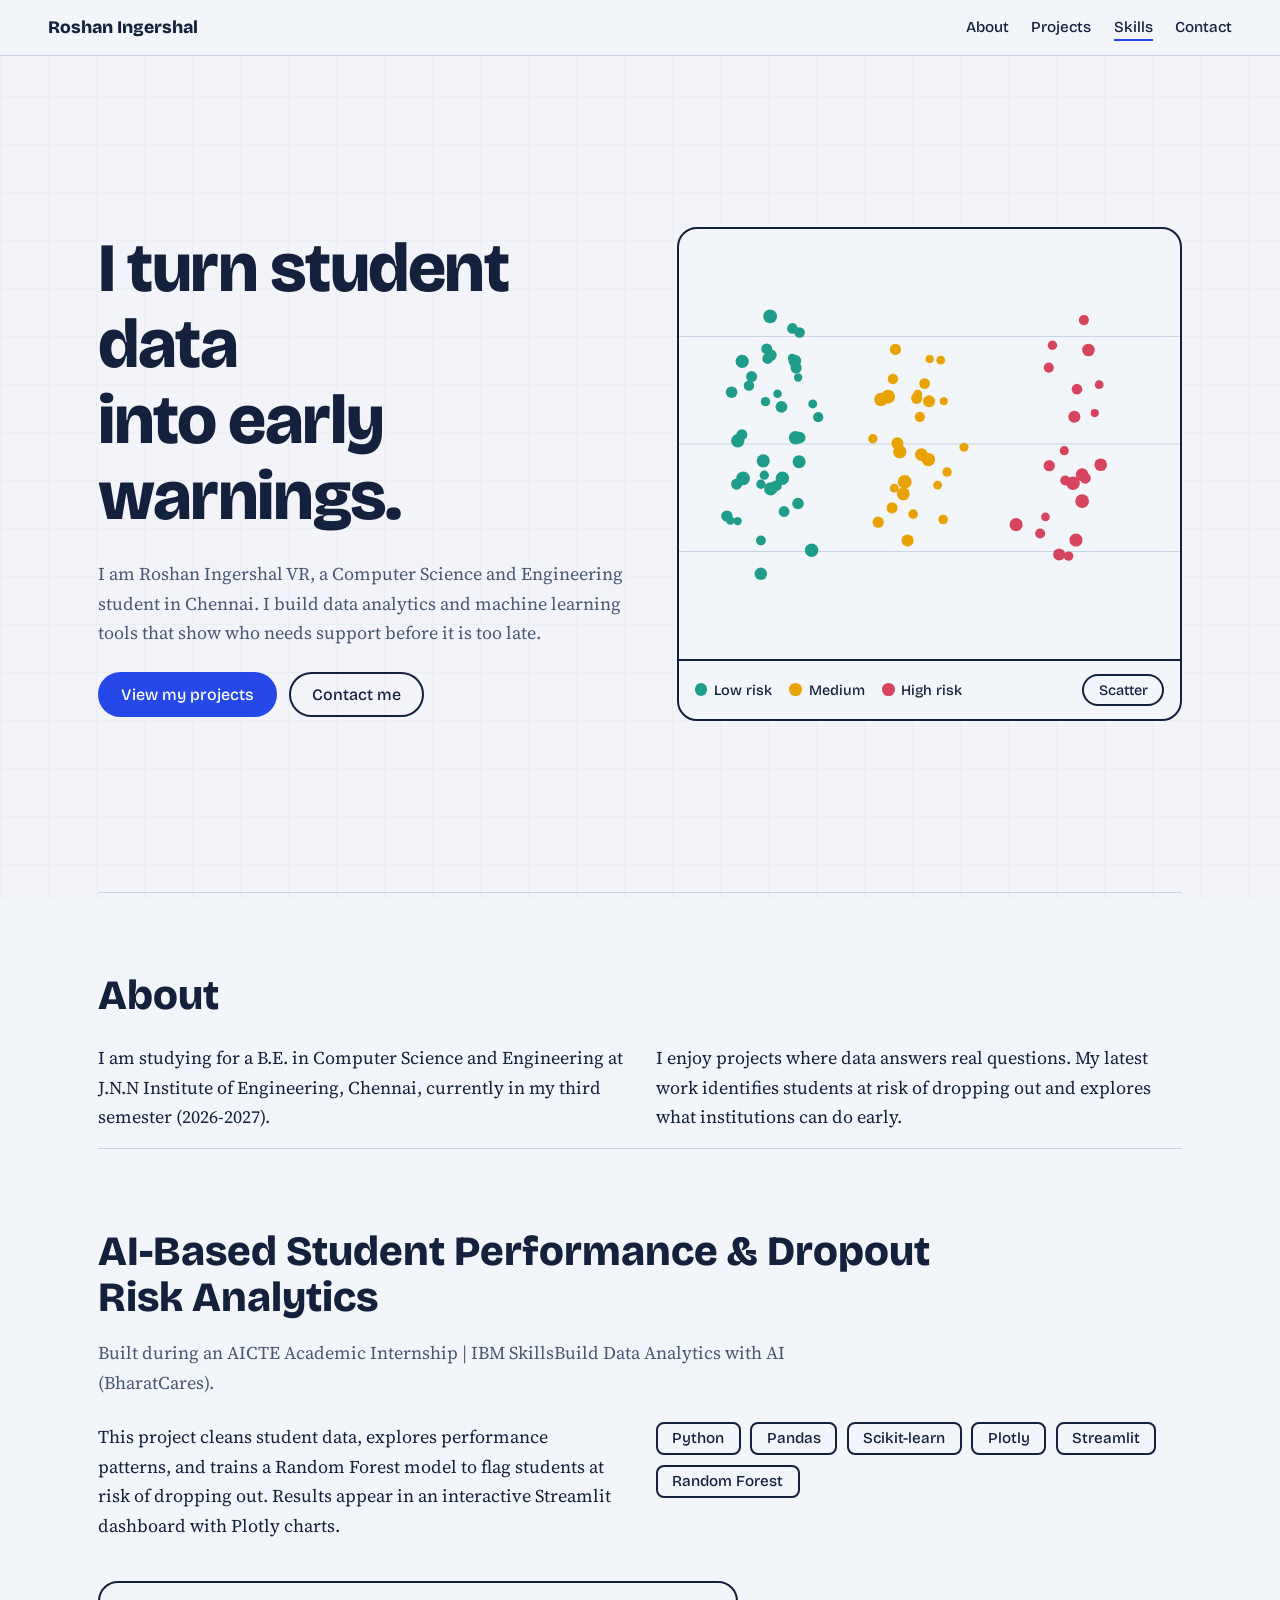
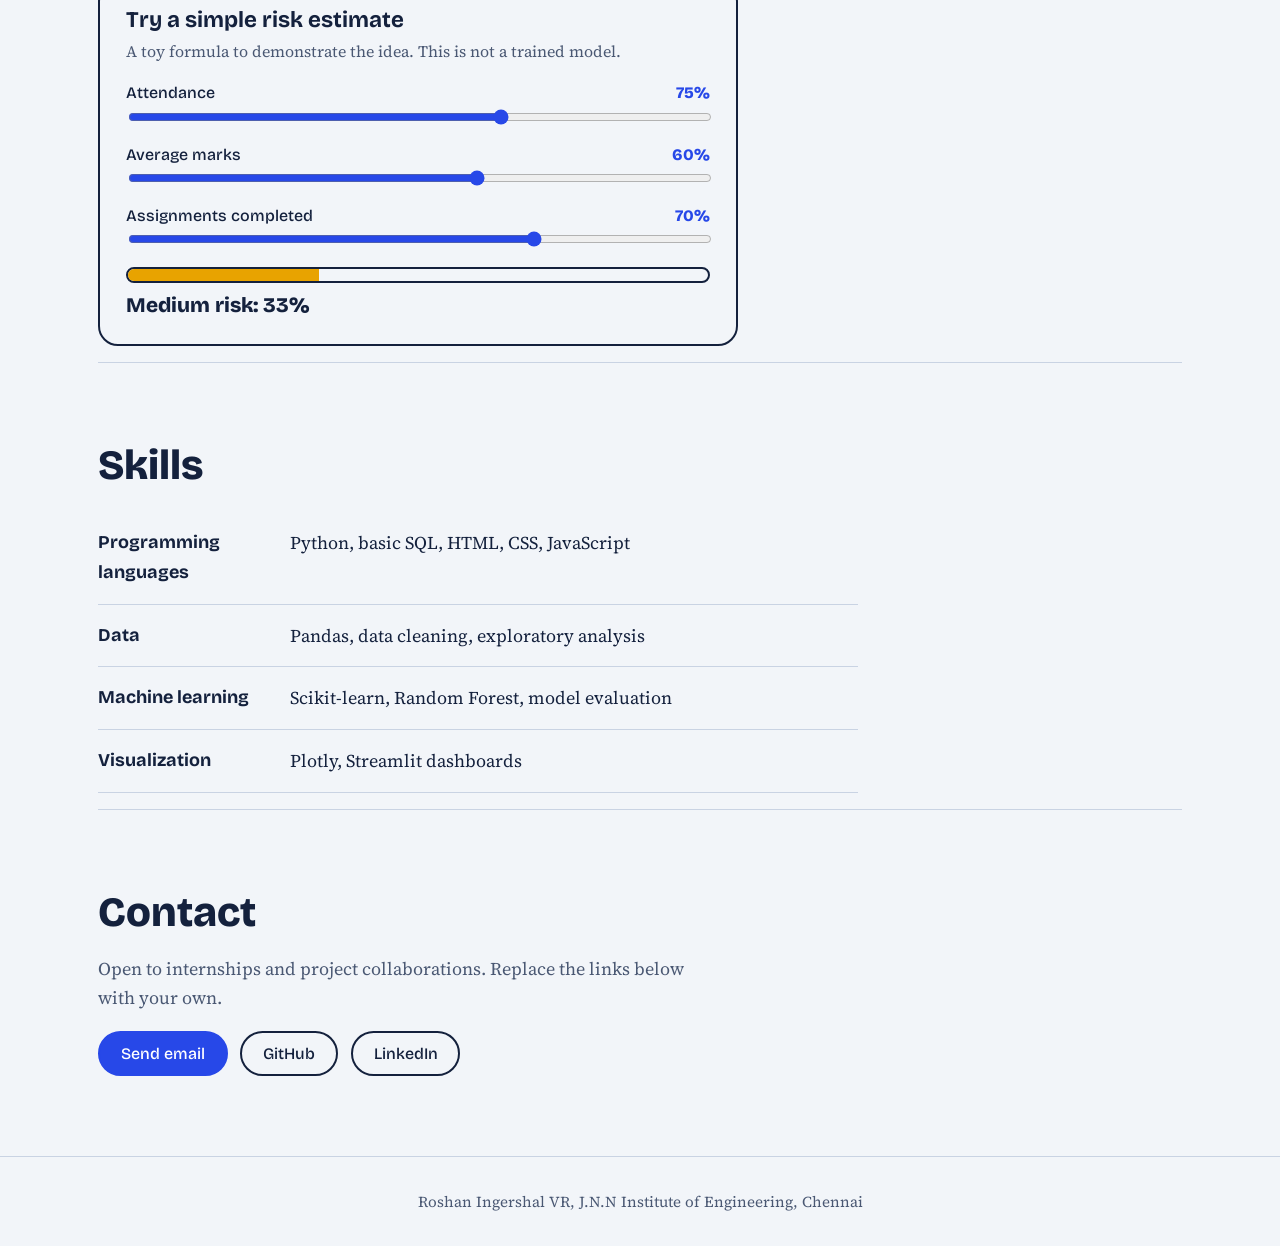
<file: index.html>
<!DOCTYPE html>
<html lang="en">
<head>
  <meta charset="UTF-8">
  <meta name="viewport" content="width=device-width, initial-scale=1">
  <title>Roshan Ingershal VR | Data Analytics & AI</title>
  <meta name="description" content="The portfolio of Roshan Ingershal VR, a B.E. CSE student building data analytics and machine learning projects.">
  <link rel="preconnect" href="https://fonts.googleapis.com">
  <link rel="preconnect" href="https://fonts.gstatic.com" crossorigin>
  <link href="https://fonts.googleapis.com/css2?family=Bricolage+Grotesque:opsz,wght@12..96,500;12..96,800&family=Source+Serif+4:opsz,wght@8..60,400;8..60,600&display=swap" rel="stylesheet">
  <link rel="stylesheet" href="style.css">
</head>
<body>
  <a class="skip" href="#main">Skip to content</a>
  <header class="top">
    <a class="mark" href="#top">Roshan Ingershal</a>
    <nav aria-label="Main menu">
      <a href="#about">About</a>
      <a href="#project">Projects</a>
      <a href="#skills">Skills</a>
      <a href="#contact">Contact</a>
    </nav>
  </header>

  <main id="main">
    <section class="hero" id="top">
      <div class="hero-text">
        <h1><span>I turn student data</span> <span>into early warnings.</span></h1>
        <p class="lead">I am Roshan Ingershal VR, a Computer Science and Engineering student in Chennai. I build data analytics and machine learning tools that show who needs support before it is too late.</p>
        <div class="actions">
          <a class="btn primary" href="#project">View my projects</a>
          <a class="btn" href="#contact">Contact me</a>
        </div>
      </div>
      <figure class="plot">
        <canvas id="plot" aria-label="Animated chart of 90 students grouped by dropout risk" role="img"></canvas>
        <figcaption>
          <span class="key"><i class="d low"></i>Low risk</span>
          <span class="key"><i class="d mid"></i>Medium</span>
          <span class="key"><i class="d high"></i>High risk</span>
          <button id="toggle" class="btn small" type="button" aria-pressed="false">Group</button>
        </figcaption>
      </figure>
    </section>

    <section id="about" class="block">
      <h2>About</h2>
      <div class="cols">
        <p>I am studying for a B.E. in Computer Science and Engineering at J.N.N Institute of Engineering, Chennai, currently in my third semester (2026-2027).</p>
        <p>I enjoy projects where data answers real questions. My latest work identifies students at risk of dropping out and explores what institutions can do early.</p>
      </div>
    </section>

    <section id="project" class="block">
      <h2>AI-Based Student Performance & Dropout Risk Analytics</h2>
      <p class="sub">Built during an AICTE Academic Internship | IBM SkillsBuild Data Analytics with AI (BharatCares).</p>
      <div class="cols">
        <p>This project cleans student data, explores performance patterns, and trains a Random Forest model to flag students at risk of dropping out. Results appear in an interactive Streamlit dashboard with Plotly charts.</p>
        <div class="tags" aria-label="Technologies used">
          <span>Python</span><span>Pandas</span><span>Scikit-learn</span><span>Plotly</span><span>Streamlit</span><span>Random Forest</span>
        </div>
      </div>

      <form class="demo" id="demo" onsubmit="return false" aria-labelledby="demo-title">
        <h3 id="demo-title">Try a simple risk estimate</h3>
        <p class="note">A toy formula to demonstrate the idea. This is not a trained model.</p>
        <label>Attendance <output id="o-att">75%</output>
          <input type="range" id="att" min="30" max="100" value="75"></label>
        <label>Average marks <output id="o-mrk">60%</output>
          <input type="range" id="mrk" min="0" max="100" value="60"></label>
        <label>Assignments completed <output id="o-asg">70%</output>
          <input type="range" id="asg" min="0" max="100" value="70"></label>
        <div class="meter" role="status" aria-live="polite">
          <div class="bar"><div id="fill"></div></div>
          <p id="verdict">Medium risk</p>
        </div>
      </form>
    </section>

    <section id="skills" class="block">
      <h2>Skills</h2>
      <ul class="skills">
        <li><strong>Programming languages</strong> Python, basic SQL, HTML, CSS, JavaScript</li>
        <li><strong>Data</strong> Pandas, data cleaning, exploratory analysis</li>
        <li><strong>Machine learning</strong> Scikit-learn, Random Forest, model evaluation</li>
        <li><strong>Visualization</strong> Plotly, Streamlit dashboards</li>
      </ul>
    </section>

    <section id="contact" class="block">
      <h2>Contact</h2>
      <p>Open to internships and project collaborations. Replace the links below with your own.</p>
      <div class="actions">
        <a class="btn primary" href="mailto:your.email@example.com">Send email</a>
        <a class="btn" href="https://github.com/your-username" target="_blank" rel="noopener">GitHub</a>
        <a class="btn" href="https://www.linkedin.com/in/your-username" target="_blank" rel="noopener">LinkedIn</a>
      </div>
    </section>
  </main>

  <footer>Roshan Ingershal VR, J.N.N Institute of Engineering, Chennai</footer>
  <script src="script.js"></script>
</body>
</html>
</file>
<file: style.css>
:root{
  --paper:#F2F5F9; --ink:#14213D; --muted:#4A5873; --line:#C9D3E3;
  --cobalt:#2748E8; --low:#1F9D8A; --mid:#E8A300; --high:#D6455D;
  --display:"Bricolage Grotesque","Helvetica Neue",Arial,sans-serif;
  --body:"Source Serif 4",Georgia,serif;
}
@media (prefers-color-scheme:dark){
  :root{--paper:#101828;--ink:#EAF0FA;--muted:#A5B2C9;--line:#2A3A57;--cobalt:#7C93FF}
}
*{box-sizing:border-box}
html{scroll-behavior:smooth;scroll-padding-top:72px}
body{margin:0;background:var(--paper);color:var(--ink);font:1.125rem/1.65 var(--body);
  background-image:linear-gradient(var(--line) 1px,transparent 1px),linear-gradient(90deg,var(--line) 1px,transparent 1px);
  background-size:48px 48px;background-attachment:fixed}
body::before{content:"";position:fixed;inset:0;background:var(--paper);opacity:.82;z-index:-1}
h1,h2,h3{font-family:var(--display);line-height:1.1;margin:0}
a{color:inherit}
:focus-visible{outline:3px solid var(--cobalt);outline-offset:3px}
.skip{position:absolute;left:-999px}.skip:focus{left:1rem;top:1rem;background:var(--paper);padding:.5rem 1rem;z-index:10}

.top{position:sticky;top:0;z-index:5;display:flex;justify-content:space-between;align-items:center;
  padding:.9rem clamp(1rem,4vw,3rem);background:color-mix(in srgb,var(--paper) 88%,transparent);backdrop-filter:blur(8px);border-bottom:1px solid var(--line)}
.mark{font:800 1.1rem var(--display);text-decoration:none}
nav{display:flex;gap:1.4rem}
nav a{font:500 .95rem var(--display);text-decoration:none;padding:.2rem 0;border-bottom:2px solid transparent;transition:border-color .2s}
nav a:hover,nav a.active{border-color:var(--cobalt)}

main{max-width:1180px;margin:0 auto;padding:0 clamp(1rem,4vw,3rem)}
.hero{display:grid;grid-template-columns:1.05fr 1fr;gap:3rem;align-items:center;min-height:calc(100svh - 64px);padding:3rem 0}
h1{font-size:clamp(2.4rem,5.4vw,4.4rem);font-weight:800;letter-spacing:-.02em}
h1 span{display:inline-block;opacity:0;transform:translateY(.5em);animation:rise .8s cubic-bezier(.2,.7,.2,1) forwards}
h1 span:nth-child(2){animation-delay:.25s}
.lead,.actions{opacity:0;animation:rise .8s .55s cubic-bezier(.2,.7,.2,1) forwards}
.actions{animation-delay:.7s}
@keyframes rise{to{opacity:1;transform:none}}
.lead{max-width:34em;color:var(--muted);margin:1.5rem 0}
.actions{display:flex;flex-wrap:wrap;gap:.8rem}

.btn{font:500 1rem var(--display);padding:.7rem 1.3rem;border:2px solid var(--ink);border-radius:999px;background:transparent;color:var(--ink);text-decoration:none;cursor:pointer;transition:transform .15s,background .2s,color .2s}
.btn:hover{transform:translateY(-2px);background:var(--ink);color:var(--paper)}
.btn.primary{background:var(--cobalt);border-color:var(--cobalt);color:#fff}
.btn.primary:hover{background:var(--ink);border-color:var(--ink);color:var(--paper)}
.btn.small{padding:.35rem .9rem;font-size:.9rem}

.plot{margin:0;border:2px solid var(--ink);border-radius:20px;background:var(--paper);overflow:hidden}
#plot{display:block;width:100%;height:clamp(280px,42vw,430px)}
figcaption{display:flex;flex-wrap:wrap;gap:.6rem 1.1rem;align-items:center;padding:.8rem 1rem;border-top:2px solid var(--ink);font:500 .9rem var(--display)}
figcaption .btn{margin-left:auto}
.d{display:inline-block;width:.8rem;height:.8rem;border-radius:50%;margin-right:.4rem;vertical-align:-1px}
.d.low{background:var(--low)}.d.mid{background:var(--mid)}.d.high{background:var(--high)}

.block{padding:5rem 0 1rem;border-top:1px solid var(--line)}
.block h2{font-size:clamp(1.7rem,3.4vw,2.6rem);font-weight:800;max-width:20em;margin-bottom:1rem}
.sub{color:var(--muted);max-width:40em}
.cols{display:grid;grid-template-columns:1fr 1fr;gap:2rem;margin-top:1.5rem}
.cols p{margin:0;max-width:34em}
.tags{display:flex;flex-wrap:wrap;gap:.6rem;align-content:flex-start}
.tags span{font:500 .95rem var(--display);padding:.35rem .9rem;border:2px solid var(--ink);border-radius:8px}

.demo{margin-top:2.5rem;padding:1.6rem;border:2px solid var(--ink);border-radius:20px;background:var(--paper);max-width:640px}
.demo h3{font-size:1.4rem}
.note{margin:.3rem 0 1.2rem;color:var(--muted);font-size:1rem}
label{display:block;font:500 1rem var(--display);margin-bottom:1rem}
output{float:right;color:var(--cobalt);font-weight:800}
input[type=range]{width:100%;accent-color:var(--cobalt);margin-top:.4rem}
.bar{height:16px;border:2px solid var(--ink);border-radius:99px;overflow:hidden}
#fill{height:100%;width:50%;background:var(--mid);transition:width .4s cubic-bezier(.2,.7,.2,1),background .3s}
#verdict{font:800 1.3rem var(--display);margin:.6rem 0 0}

.skills{list-style:none;padding:0;margin:1.5rem 0 0;display:grid;gap:0;max-width:760px}
.skills li{display:grid;grid-template-columns:11rem 1fr;gap:1rem;padding:1rem 0;border-bottom:1px solid var(--line)}
.skills strong{font-family:var(--display)}
#contact{padding-bottom:5rem}
#contact p{max-width:34em;color:var(--muted)}
footer{text-align:center;padding:2rem 1rem;border-top:1px solid var(--line);color:var(--muted);font-size:.95rem}

@media (max-width:820px){
  .hero{grid-template-columns:1fr;min-height:0;gap:2rem}
  .cols{grid-template-columns:1fr}
  nav{gap:.9rem}.mark{display:none}
  .skills li{grid-template-columns:1fr;gap:.2rem}
}
@media (prefers-reduced-motion:reduce){
  *{animation:none!important;transition:none!important;scroll-behavior:auto!important}
  h1 span,.lead,.actions{opacity:1;transform:none}
}
</file>
